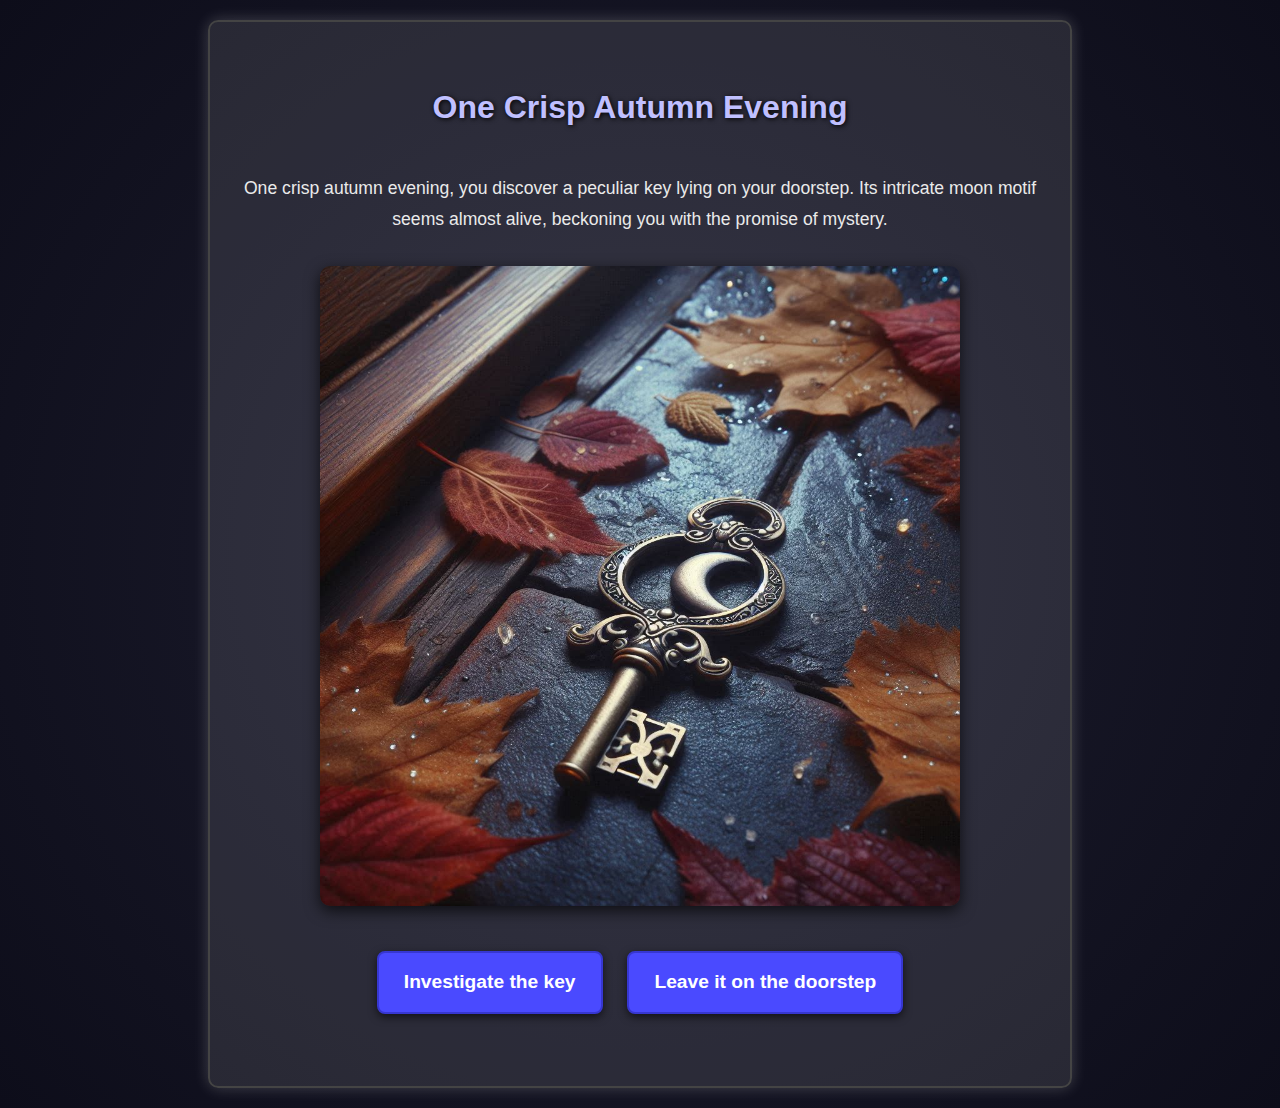
<file: index.html>
<!DOCTYPE html>
<html lang="en">
<head>
    <meta charset="UTF-8">
    <meta name="viewport" content="width=device-width, initial-scale=1.0">
    <title>The Mysterious Key - Start</title>
    <link rel="stylesheet" href="style.css">
</head>
<body>
    <div class="passage">
        <h2>One Crisp Autumn Evening</h2>
        <p>One crisp autumn evening, you discover a peculiar key lying on your doorstep. Its intricate moon motif seems almost alive, beckoning you with the promise of mystery.</p>
        <img src="Crisp Autumn.png" alt="A mysterious key">
        <p>
            <a href="A Clue in the Details.html">Investigate the key</a>
            <a href="A Quiet Evening.html">Leave it on the doorstep</a>
        </p>
    </div>
</body>
</html>
</file>
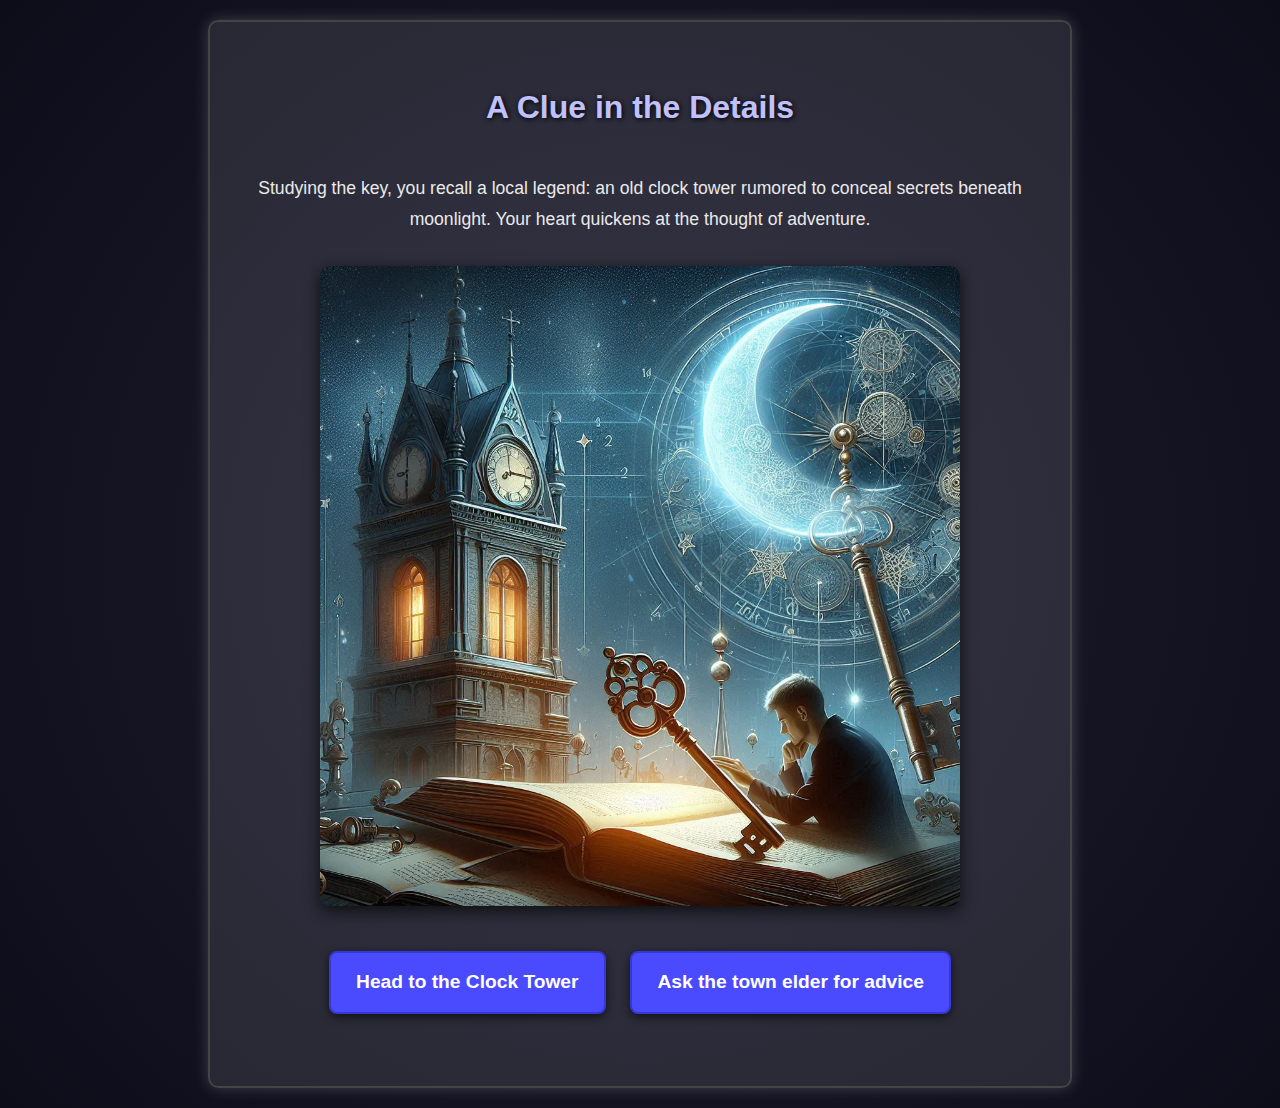
<file: A Clue in the Details.html>
<!DOCTYPE html>
<html lang="en">
<head>
    <meta charset="UTF-8">
    <meta name="viewport" content="width=device-width, initial-scale=1.0">
    <title>A Clue in the Details</title>
    <link rel="stylesheet" href="style.css">
</head>
<body>
    <div class="passage">
        <h2>A Clue in the Details</h2>
        <p>Studying the key, you recall a local legend: an old clock tower rumored to conceal secrets beneath moonlight. Your heart quickens at the thought of adventure.</p>
        <img src="A Clue in the detail.png" alt="Clock tower">
        <p>
            <a href="Secret Of The Tower.html">Head to the Clock Tower</a>
            <a href="Wise Words.html">Ask the town elder for advice</a>
        </p>
    </div>
</body>
</html>
</file>
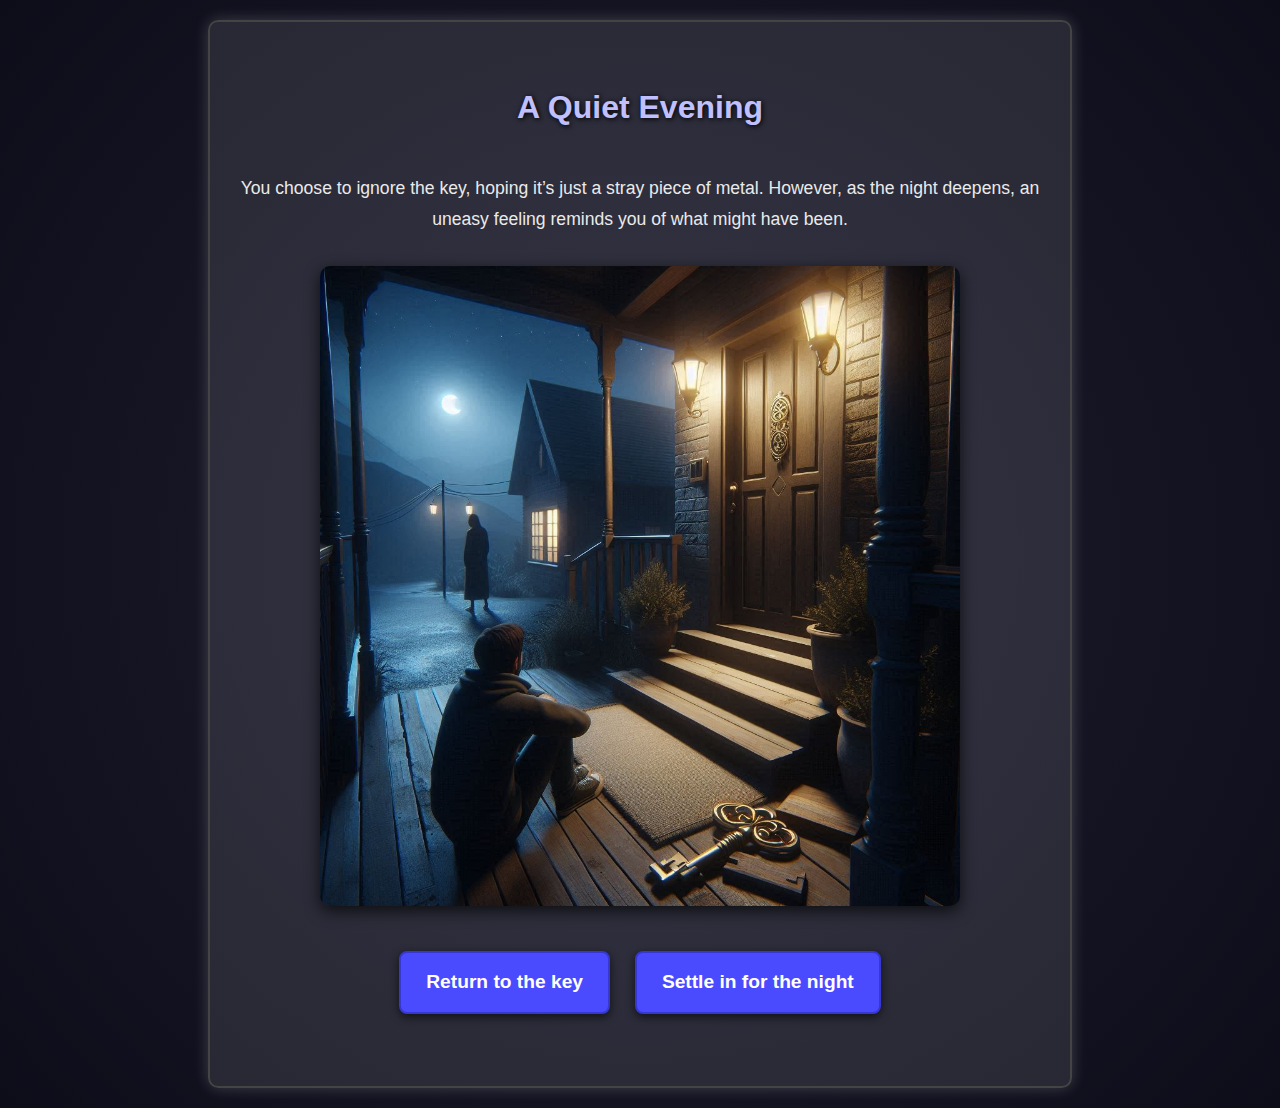
<file: A Quiet Evening.html>
<!DOCTYPE html>
<html lang="en">
<head>
    <meta charset="UTF-8">
    <meta name="viewport" content="width=device-width, initial-scale=1.0">
    <title>A Quiet Evening</title>
    <link rel="stylesheet" href="style.css">
</head>
<body>
    <div class="passage">
        <h2>A Quiet Evening</h2>
        <p>You choose to ignore the key, hoping it’s just a stray piece of metal. However, as the night deepens, an uneasy feeling reminds you of what might have been.</p>
        <img src="A quiet evening.png" alt="A quiet house at night">
        <p>
            <a href="index.html">Return to the key</a>
            <a href="Missed Chance.html">Settle in for the night</a>
        </p>
    </div>
</body>
</html>
</file>
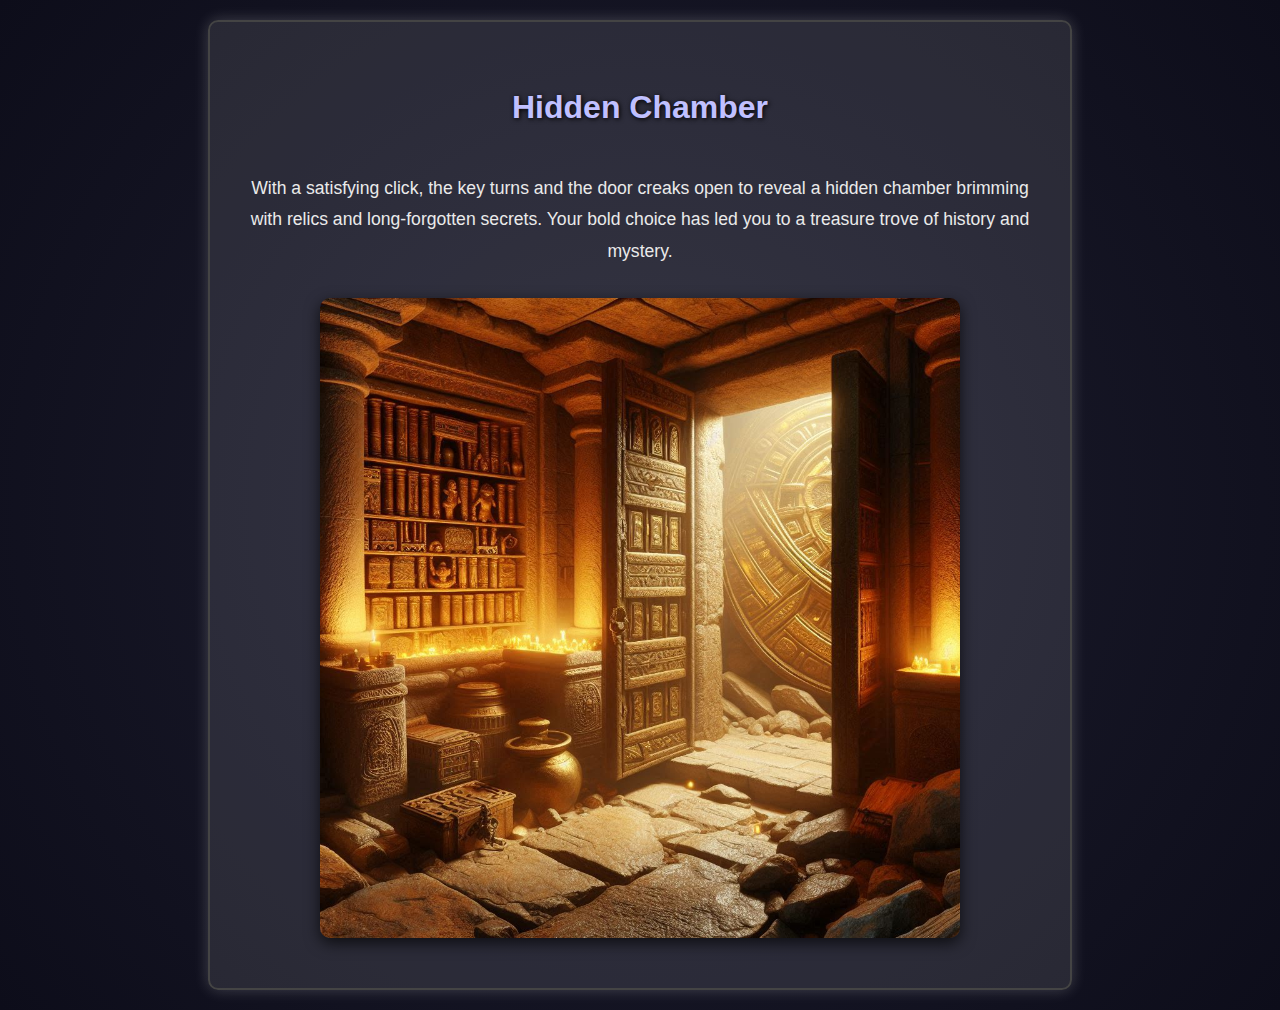
<file: Hidden Chamber.html>
<!DOCTYPE html>
<html lang="en">
<head>
    <meta charset="UTF-8">
    <meta name="viewport" content="width=device-width, initial-scale=1.0">
    <title>Hidden Chamber</title>
    <link rel="stylesheet" href="style.css">
</head>
<body>
    <div class="passage">
        <h2>Hidden Chamber</h2>
        <p>With a satisfying click, the key turns and the door creaks open to reveal a hidden chamber brimming with relics and long-forgotten secrets. Your bold choice has led you to a treasure trove of history and mystery.</p>
        <img src="Chamber.png" alt="A room filled with treasures">
    </div>
</body>
</html>
</file>
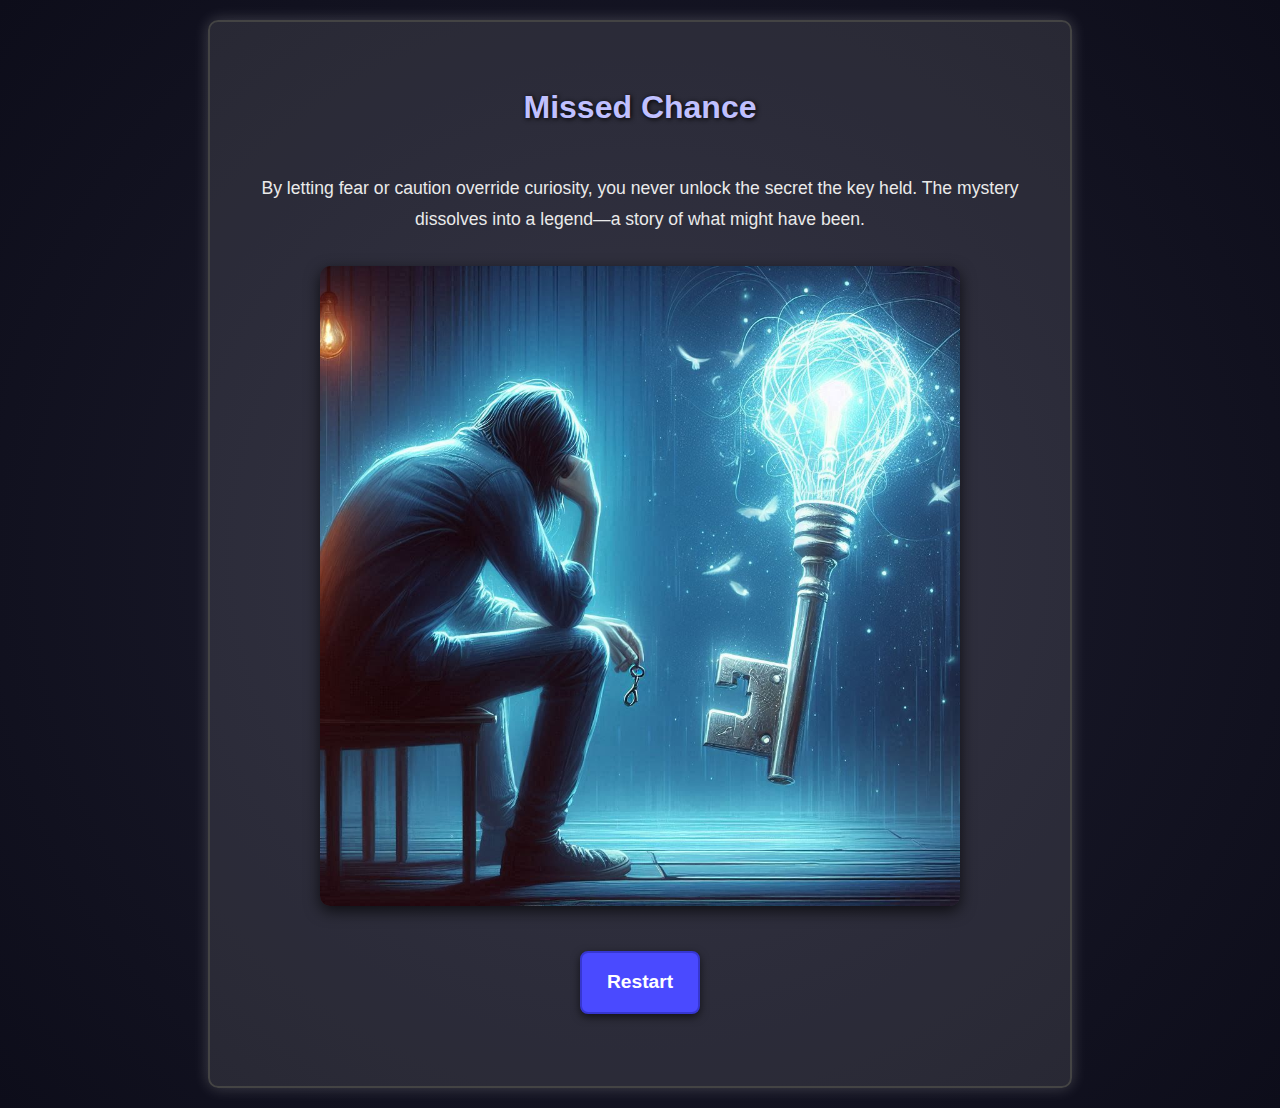
<file: Missed Chance.html>
<!DOCTYPE html>
<html lang="en">
<head>
    <meta charset="UTF-8">
    <meta name="viewport" content="width=device-width, initial-scale=1.0">
    <title>Missed Chance</title>
    <link rel="stylesheet" href="style.css">
</head>
<body>
    <div class="passage">
        <h2>Missed Chance</h2>
        <p>By letting fear or caution override curiosity, you never unlock the secret the key held. The mystery dissolves into a legend—a story of what might have been.</p>
        <img src="Missed Chance.png" alt="An empty street at night">
        <p>
            <a href="index.html">Restart</a>
        </p>
    </div>
</body>
</html>
</file>
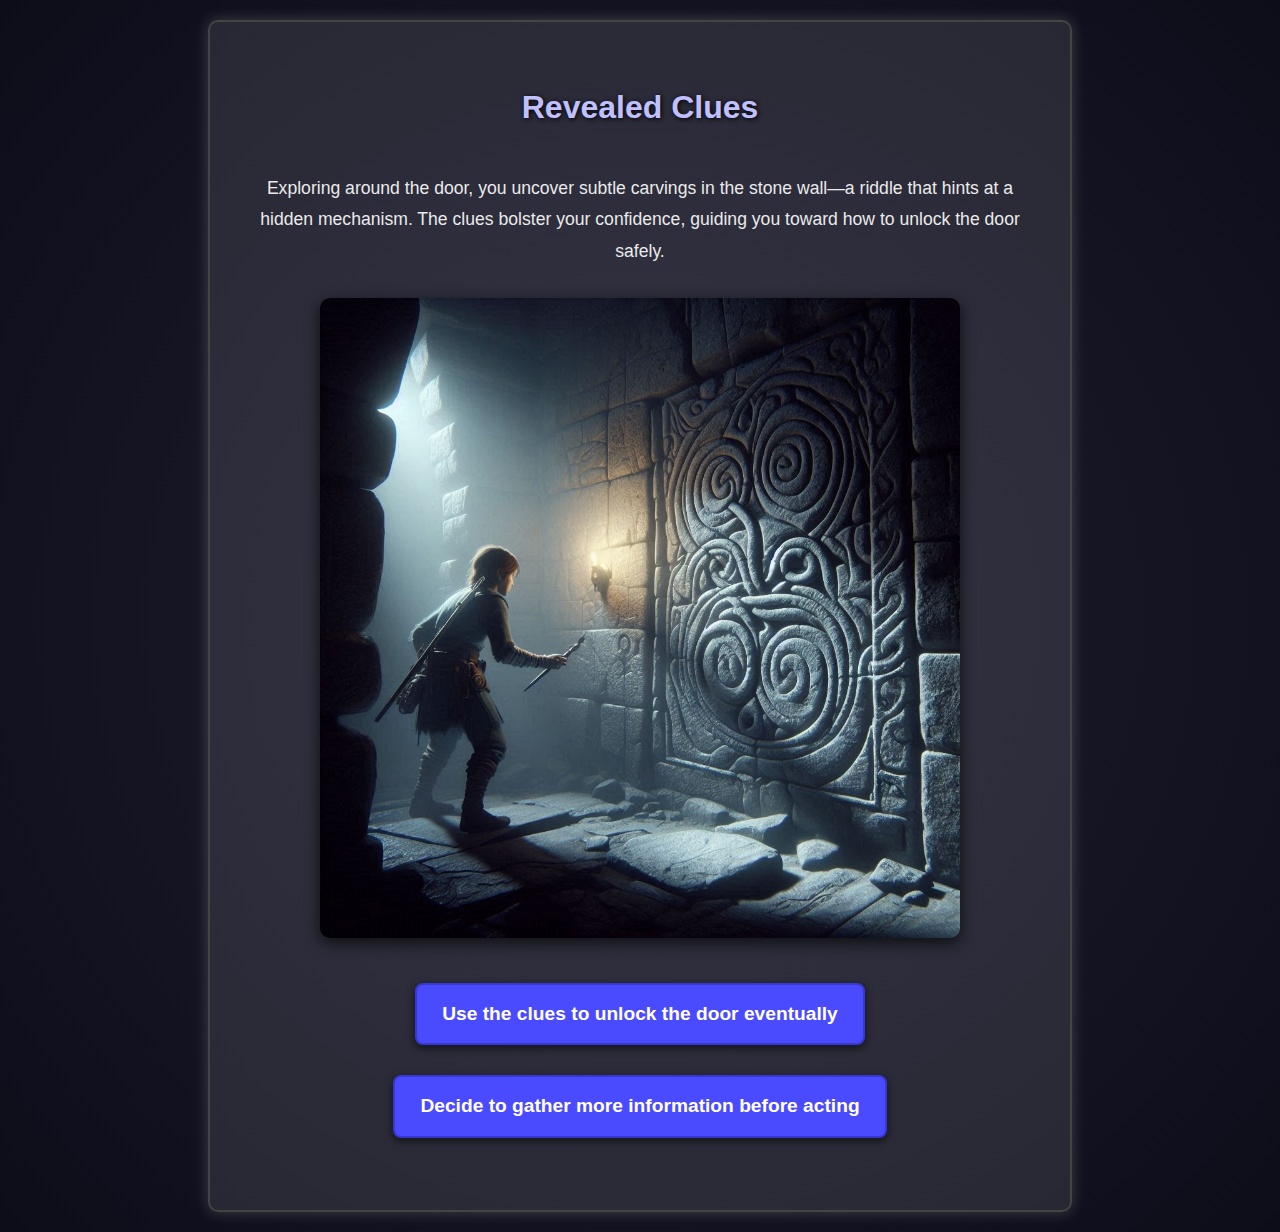
<file: Revealed Clues.html>
<!DOCTYPE html>
<html lang="en">
<head>
    <meta charset="UTF-8">
    <meta name="viewport" content="width=device-width, initial-scale=1.0">
    <title>Revealed Clues</title>
    <link rel="stylesheet" href="style.css">
</head>
<body>
    <div class="passage">
        <h2>Revealed Clues</h2>
        <p>Exploring around the door, you uncover subtle carvings in the stone wall—a riddle that hints at a hidden mechanism. The clues bolster your confidence, guiding you toward how to unlock the door safely.</p>
        <img src="Revealed Clue.png" alt="Ancient carvings on a stone wall">
        <p>
            <a href="Hidden Chamber.html">Use the clues to unlock the door eventually</a>
            <a href="A Clue in the Details.html">Decide to gather more information before acting</a>
        </p>
    </div>
</body>
</html>
</file>
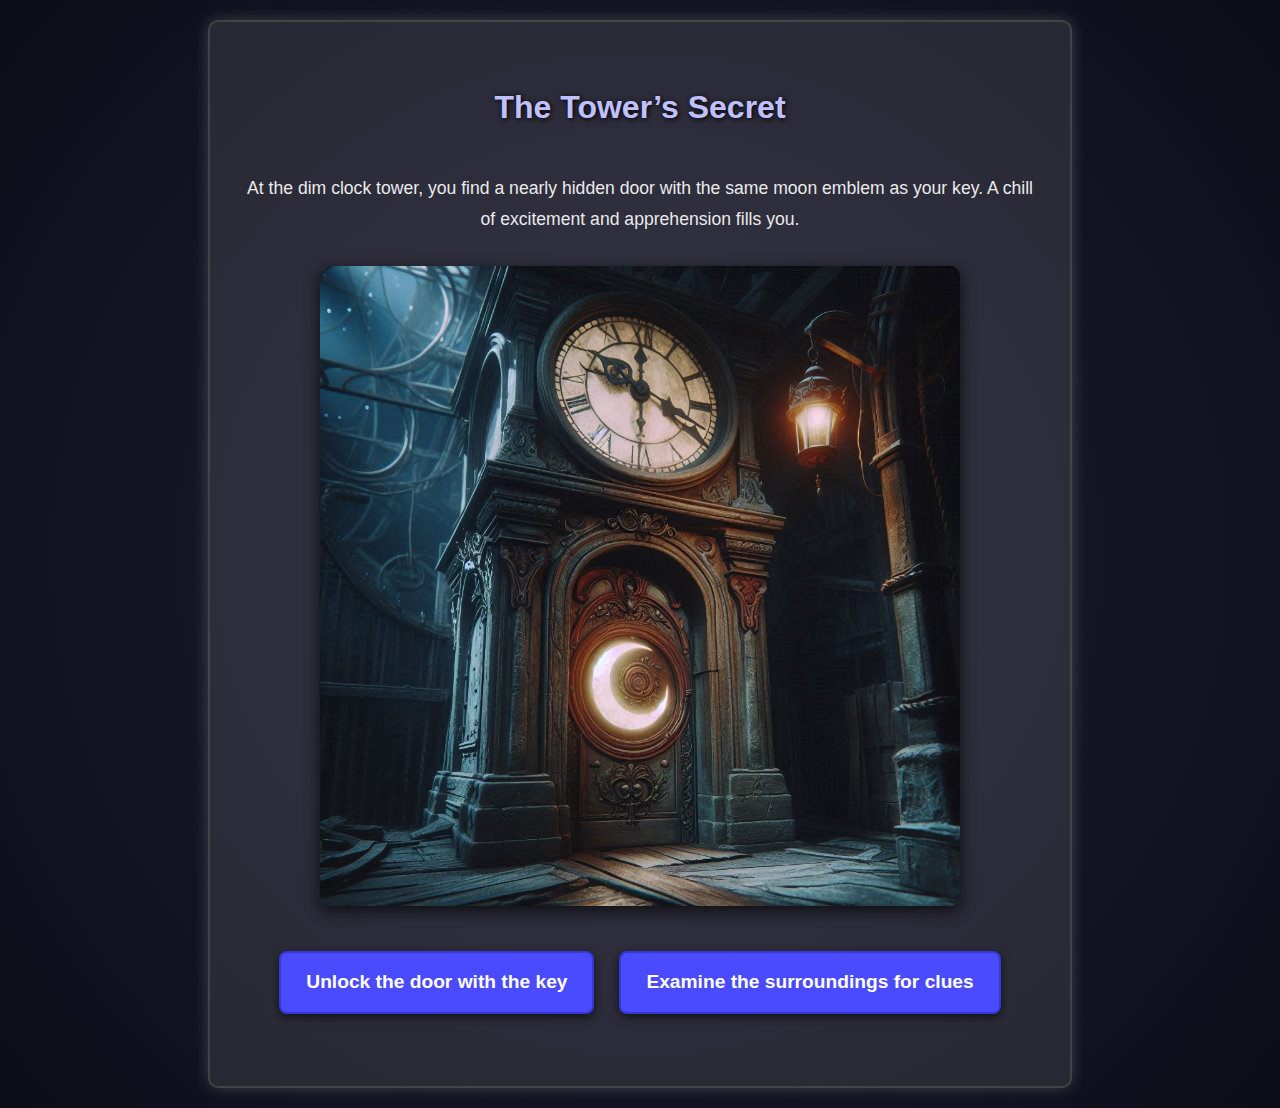
<file: Secret Of The Tower.html>
<!DOCTYPE html>
<html lang="en">
<head>
    <meta charset="UTF-8">
    <meta name="viewport" content="width=device-width, initial-scale=1.0">
    <title>Secret Of The Tower</title>
    <link rel="stylesheet" href="style.css">
</head>
<body>
    <div class="passage">
        <h2>The Tower’s Secret</h2>
        <p>At the dim clock tower, you find a nearly hidden door with the same moon emblem as your key. A chill of excitement and apprehension fills you.</p>
        <img src="clock tower.png" alt="A hidden door at the clock tower">
        <p>
            <a href="Hidden Chamber.html">Unlock the door with the key</a>
            <a href="Revealed Clues.html">Examine the surroundings for clues</a>
        </p>
    </div>
</body>
</html>
</file>
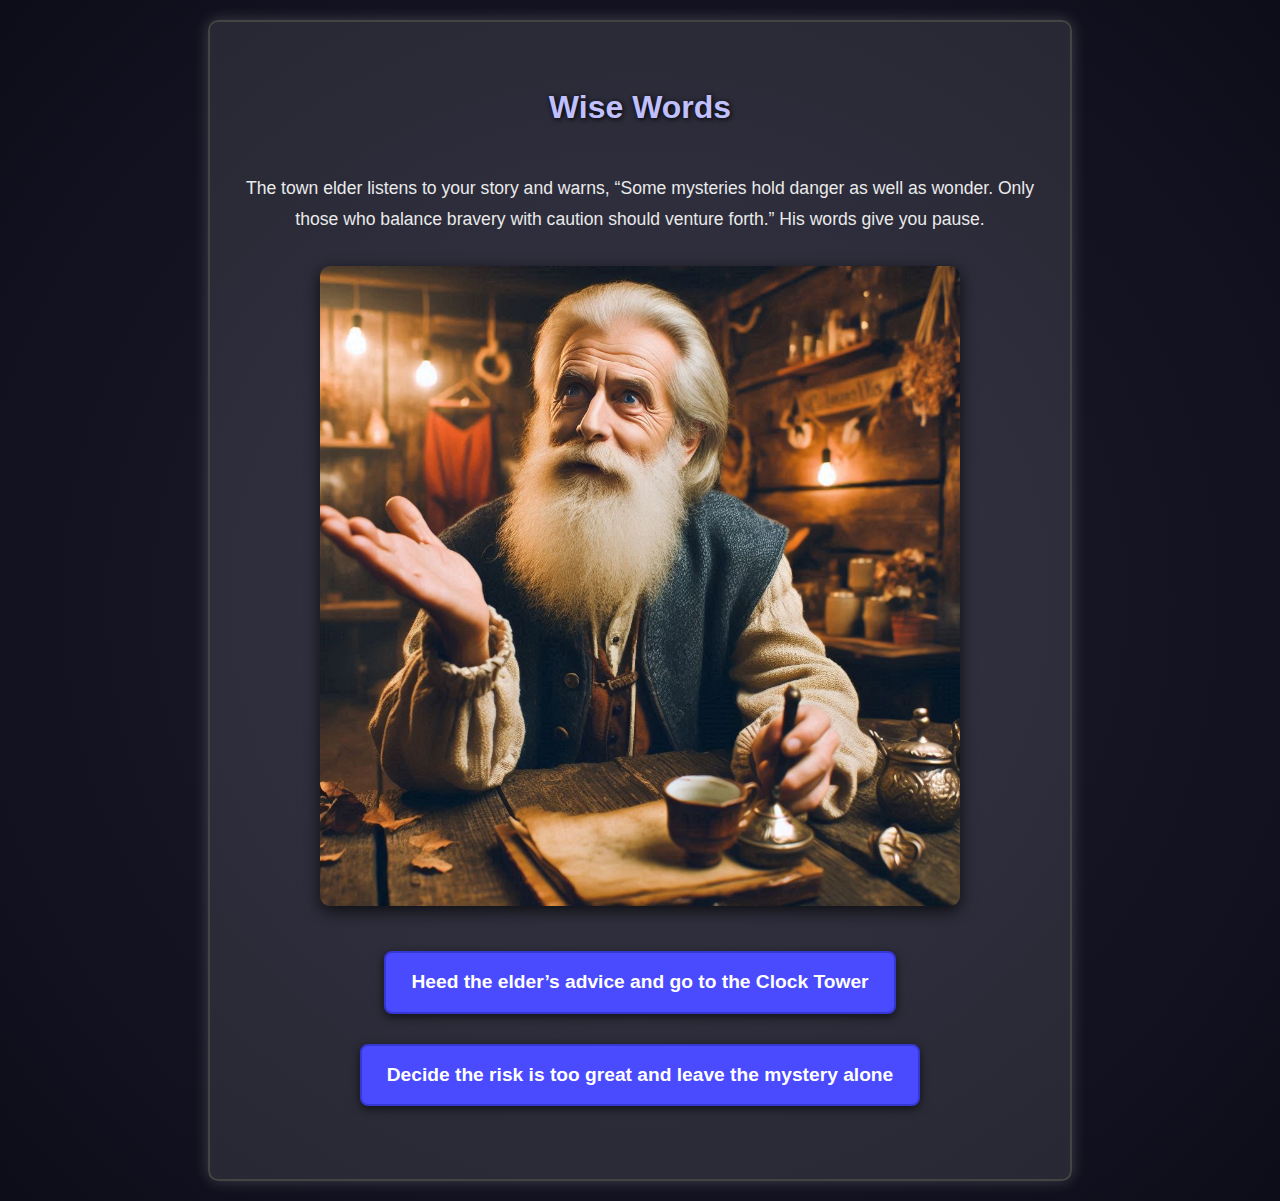
<file: Wise Words.html>
<!DOCTYPE html>
<html lang="en">
<head>
    <meta charset="UTF-8">
    <meta name="viewport" content="width=device-width, initial-scale=1.0">
    <title>Wise Words</title>
    <link rel="stylesheet" href="style.css">
</head>
<body>
    <div class="passage">
        <h2>Wise Words</h2>
        <p>The town elder listens to your story and warns, “Some mysteries hold danger as well as wonder. Only those who balance bravery with caution should venture forth.” His words give you pause.</p>
        <img src="wise words.png" alt="The wise town elder">
        <p>
            <a href="Secret Of The Tower.html">Heed the elder’s advice and go to the Clock Tower</a>
            <a href="Missed Chance.html">Decide the risk is too great and leave the mystery alone</a>
        </p>
    </div>
</body>
</html>
</file>
<file: style.css>
/* General body styling */
body {
    font-family: 'Arial', sans-serif;
    background: radial-gradient(circle, #1e1e2f, #0d0d1a);
    color: #eaeaea;
    margin: 0;
    padding: 0;
    text-align: center;
    line-height: 1.8;
}

/* Passage container styling */
.passage {
    padding: 30px;
    margin: 20px auto;
    max-width: 800px;
    background: rgba(255, 255, 255, 0.1);
    border: 2px solid #444;
    border-radius: 10px;
    box-shadow: 0 0 15px rgba(255, 255, 255, 0.2);
}

/* Heading styling */
h2 {
    font-size: 2rem;
    color: #c0c0ff;
    text-shadow: 1px 1px 5px #000;
}

/* Image styling */
img {
    display: block;
    max-width: 80%;
    height: auto; /* Keeps the aspect ratio */
    margin: 20px auto;
    border-radius: 10px;
    box-shadow: 0 5px 15px rgba(0, 0, 0, 0.7);
}

/* Link (button) styling */
a {
    display: inline-block;
    font-size: 1.2rem;
    font-weight: bold;
    padding: 12px 25px;
    margin: 15px 10px;
    text-decoration: none;
    color: #fff;
    background-color: #4a4aff;
    border: 2px solid #3737d1;
    border-radius: 8px;
    transition: all 0.3s ease-in-out;
    box-shadow: 0 3px 8px rgba(0, 0, 0, 0.6);
}

/* Button hover effect */
a:hover {
    background-color: #3737d1;
    box-shadow: 0 5px 15px rgba(0, 0, 0, 0.8);
    transform: scale(1.05); /* Slight zoom effect */
}

/* Button active (click) effect */
a:active {
    background-color: #2a2a9f;
    transform: scale(0.98); /* Slight press effect */
}

/* Paragraph styling */
p {
    font-size: 1.1rem;
    padding: 10px 0;
    color: #eaeaea;
}

/* Additional responsive styling */
@media (max-width: 600px) {
    .passage {
        padding: 15px;
    }
    h2 {
        font-size: 1.8rem;
    }
    p {
        font-size: 1rem;
    }
    a {
        font-size: 1rem;
        padding: 10px 20px;
    }
}
</file>
